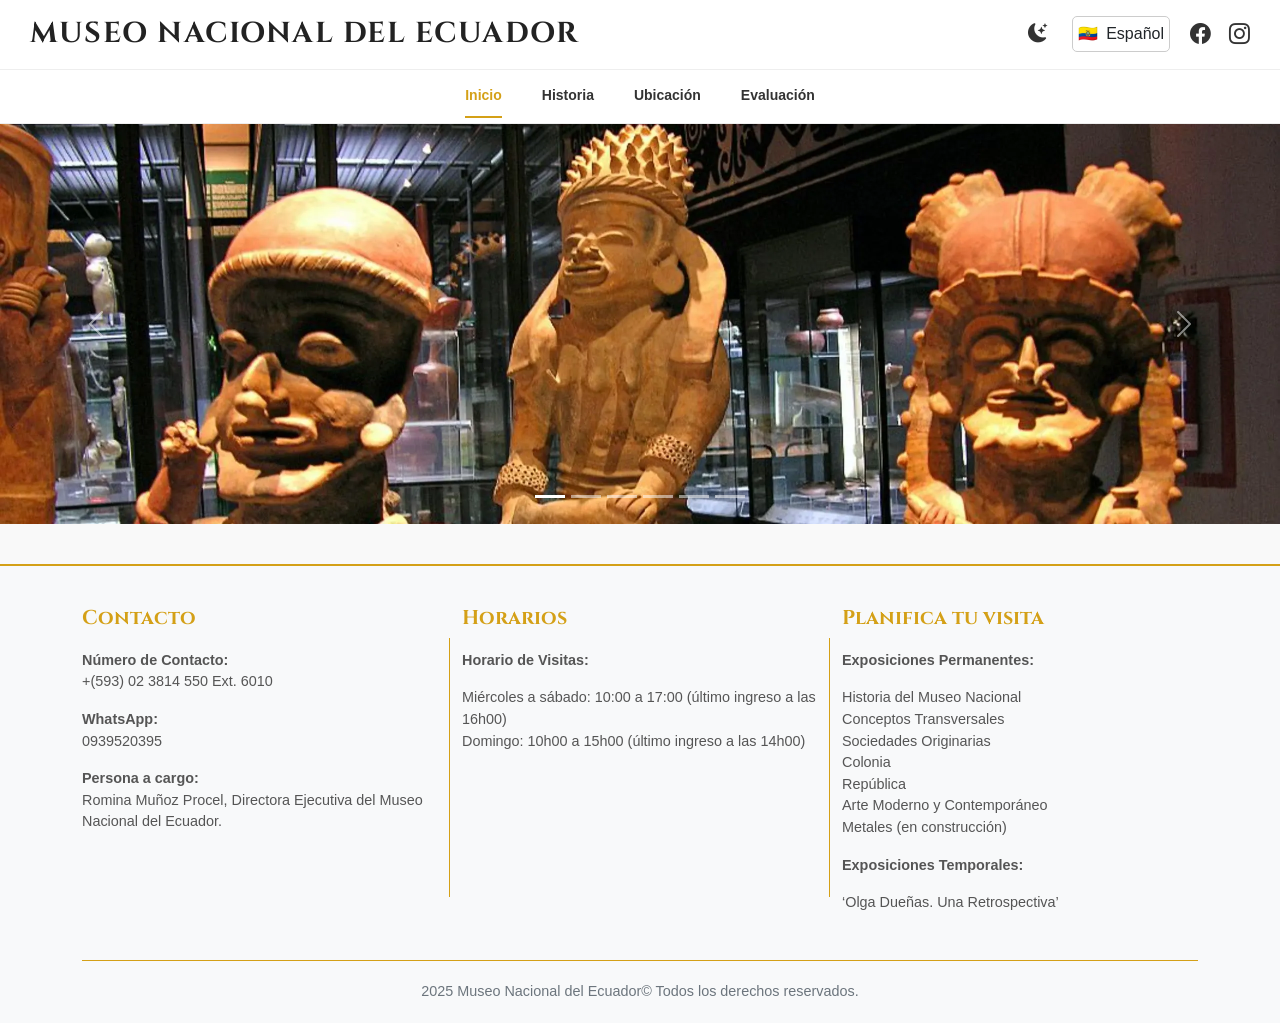
<file: docs/index.html>
<!DOCTYPE html>
<html lang="es">
<head>
    <meta charset="UTF-8">
    <meta name="viewport" content="width=device-width, initial-scale=1.0">
    <title data-key="titulo">Museo Nacional del Ecuador</title>
    <!-- Google Fonts -->
    <link rel="preconnect" href="https://fonts.googleapis.com">
    <link rel="preconnect" href="https://fonts.gstatic.com" crossorigin>
    <link href="https://fonts.googleapis.com/css2?family=Cinzel:wght@400;700&display=swap" rel="stylesheet">
    <!-- Bootstrap CSS -->
    <link href="https://cdn.jsdelivr.net/npm/bootstrap@5.3.3/dist/css/bootstrap.min.css" rel="stylesheet" integrity="sha384-QWTKZyjpPEjISv5WaRU9OFeRpok6YctnYmDr5pNlyT2bRjXh0JMhjY6hW+ALEwIH" crossorigin="anonymous">
    <!-- Bootstrap Icons -->
    <link rel="stylesheet" href="https://cdn.jsdelivr.net/npm/bootstrap-icons@1.11.3/font/bootstrap-icons.min.css">
    <link rel="stylesheet" href="css/style.css">
    <link rel="stylesheet" href="css/language-selector.css">
</head>
<body>

<!-- ENCABEZADO -->
<header>
    <!-- Barra superior (Logo y utilidades) -->
    <div class="barra-superior">
        <div class="logo">
            <h1 data-key="h1_logo">MUSEO NACIONAL DEL ECUADOR</h1>
        </div>

        <div class="utilidades">
            <button id="theme-toggle" class="theme-toggle">
                <i class="bi bi-moon-stars-fill"></i>
                <i class="bi bi-sun-fill"></i>
            </button>
            <div class="selector-idioma">
                <div class="idioma-actual">
                    <span class="bandera" id="bandera-actual">🇪🇨</span>
                    <span id="idioma-actual-texto">Español</span>
                </div>
                <ul class="lista-idiomas">
                    <li><a href="#" data-lang="es"><span class="bandera">🇪🇨</span> Español</a></li>
                    <li><a href="#" data-lang="en"><span class="bandera">🇺🇸</span> English</a></li>
                </ul>
            </div>
            <div class="redes-sociales">
                <a href="https://www.facebook.com/MuseoNacionalEcuador" target="_blank"><i class="bi bi-facebook"></i></a>
                <a href="https://www.instagram.com/museonacionalecuador/" target="_blank"><i class="bi bi-instagram"></i></a>
            </div>
        </div>
    </div>

    <!-- Menú de navegación -->
    <nav class="navegacion-principal">
        <ul>
            <li><a href="index.html" class="activo" data-key="nav_inicio">Inicio</a></li>
            <li><a href="pages/historia.html" data-key="nav_historia">Historia</a></li>
            <li><a href="pages/ubicacion.html" data-key="nav_ubicacion">Ubicación</a></li>
            <li><a href="pages/evaluacion.html" data-key="nav_evaluacion">Evaluación </a></li>
        </ul>
    </nav>
</header>

<!-- Carrusel de Bootstrap -->
<div id="heroCarousel" class="carousel slide" data-bs-ride="carousel">
    <div class="carousel-indicators">
        <button type="button" data-bs-target="#heroCarousel" data-bs-slide-to="0" class="active" aria-current="true" aria-label="Slide 1"></button>
        <button type="button" data-bs-target="#heroCarousel" data-bs-slide-to="1" aria-label="Slide 2"></button>
        <button type="button" data-bs-target="#heroCarousel" data-bs-slide-to="2" aria-label="Slide 3"></button>
        <button type="button" data-bs-target="#heroCarousel" data-bs-slide-to="3" aria-label="Slide 4"></button>
        <button type="button" data-bs-target="#heroCarousel" data-bs-slide-to="4" aria-label="Slide 5"></button>
        <button type="button" data-bs-target="#heroCarousel" data-bs-slide-to="5" aria-label="Slide 6"></button>
    </div>
    <div class="carousel-inner">
        <div class="carousel-item active">
            <img src="img/imagen1.webp" class="d-block w-100" alt="...">
        </div>
        <div class="carousel-item">
            <img src="img/imagen2.webp" class="d-block w-100" alt="...">
        </div>
        <div class="carousel-item">
            <img src="img/imagen3.webp" class="d-block w-100" alt="...">
        </div>
        <div class="carousel-item">
            <img src="img/imagen4.webp" class="d-block w-100" alt="...">
        </div>
        <div class="carousel-item">
            <img src="img/imagen5.webp" class="d-block w-100" alt="...">
        </div>
        <div class="carousel-item">
            <img src="img/imagen6.webp" class="d-block w-100" alt="...">
        </div>
    </div>
    <button class="carousel-control-prev" type="button" data-bs-target="#heroCarousel" data-bs-slide="prev">
        <span class="carousel-control-prev-icon" aria-hidden="true"></span>
        <span class="visually-hidden">Previous</span>
    </button>
    <button class="carousel-control-next" type="button" data-bs-target="#heroCarousel" data-bs-slide="next">
        <span class="carousel-control-next-icon" aria-hidden="true"></span>
        <span class="visually-hidden">Next</span>
    </button>
</div>

<!-- Pie de página -->
<footer class="site-footer">
    <div class="container">
        <div class="row">
            <div class="col-md-4 footer-column">
                <h5 data-key="footer_contacto_h5">Contacto</h5>
                <p data-key="footer_contacto_p1"><strong>Número de Contacto:</strong><br>+(593) 02 3814 550 Ext. 6010</p>
                <p data-key="footer_contacto_p2"><strong>WhatsApp:</strong><br>0939520395</p>
                <p data-key="footer_contacto_p3"><strong>Persona a cargo:</strong><br>Romina Muñoz Procel, Directora Ejecutiva del Museo Nacional del Ecuador.</p>
            </div>
            <div class="col-md-4 footer-column">
                <h5 data-key="footer_horarios_h5">Horarios</h5>
                <p data-key="footer_horarios_p1"><strong>Horario de Visitas:</strong></p>
                <ul class="list-unstyled">
                    <li data-key="footer_horarios_li1">Miércoles a sábado: 10:00 a 17:00 (último ingreso a las 16h00)</li>
                    <li data-key="footer_horarios_li2">Domingo: 10h00 a 15h00 (último ingreso a las 14h00)</li>
                </ul>
            </div>
            <div class="col-md-4 footer-column">
                <h5 data-key="footer_planifica_h5">Planifica tu visita</h5>
                <p data-key="footer_planifica_p1"><strong>Exposiciones Permanentes:</strong></p>
                <ul class="list-unstyled">
                    <li data-key="footer_planifica_li1">Historia del Museo Nacional</li>
                    <li data-key="footer_planifica_li2">Conceptos Transversales</li>
                    <li data-key="footer_planifica_li3">Sociedades Originarias</li>
                    <li data-key="footer_planifica_li4">Colonia</li>
                    <li data-key="footer_planifica_li5">República</li>
                    <li data-key="footer_planifica_li6">Arte Moderno y Contemporáneo</li>
                    <li data-key="footer_planifica_li7">Metales (en construcción)</li>
                </ul>
                <p data-key="footer_planifica_p2"><strong>Exposiciones Temporales:</strong></p>
                <ul class="list-unstyled">
                    <li data-key="footer_planifica_li8">‘Olga Dueñas. Una Retrospectiva’</li>
                </ul>
            </div>
        </div>
        <div class="copyright-footer">
            <p data-key="footer_copyright">2025 Museo Nacional del Ecuador© Todos los derechos reservados.</p>
        </div>
    </div>
</footer>

<script src="https://cdn.jsdelivr.net/npm/bootstrap@5.3.3/dist/js/bootstrap.bundle.min.js" integrity="sha384-YvpcrYf0tY3lHB60NNkmXc5s9fDVZLESaAA55NDzOxhy9GkcIdslK1eN7N6jIeHz" crossorigin="anonymous"></script>
<script type="module" src="js/scripts.js"></script>
</body>
</html>
</file>
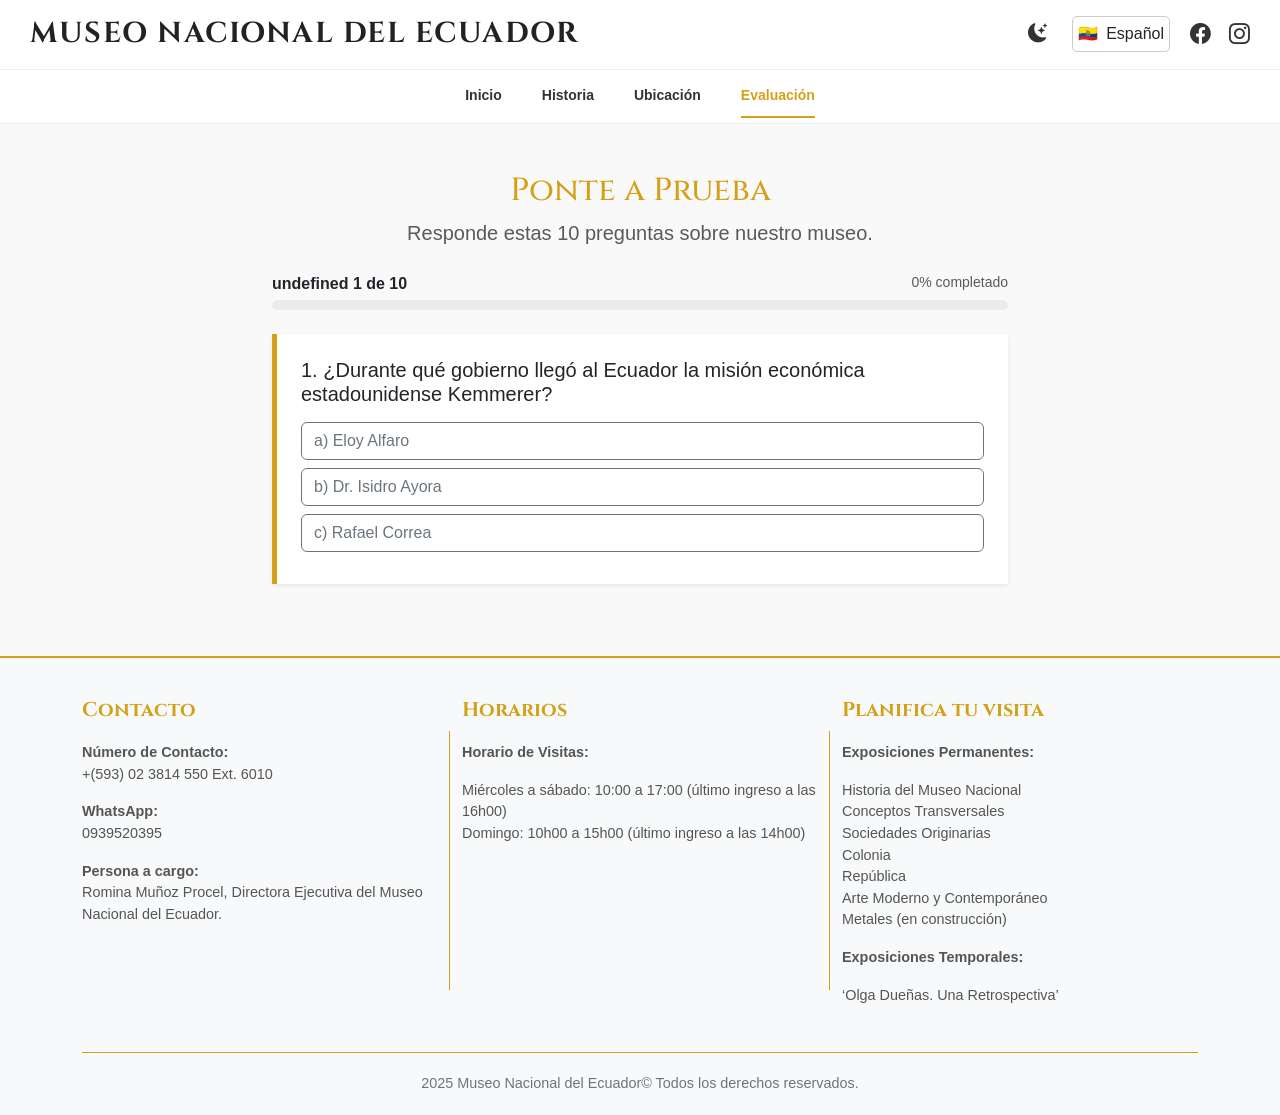
<file: docs/pages/evaluacion.html>
<!DOCTYPE html>
<html lang="es">
<head>
    <meta charset="UTF-8">
    <meta name="viewport" content="width=device-width, initial-scale=1.0">
    <title data-key="evaluacion_titulo">Evaluación - Museo Nacional del Ecuador</title>
    <link rel="preconnect" href="https://fonts.googleapis.com">
    <link rel="preconnect" href="https://fonts.gstatic.com" crossorigin>
    <link href="https://fonts.googleapis.com/css2?family=Cinzel:wght@400;700&display=swap" rel="stylesheet">
    <link href="https://cdn.jsdelivr.net/npm/bootstrap@5.3.3/dist/css/bootstrap.min.css" rel="stylesheet" integrity="sha384-QWTKZyjpPEjISv5WaRU9OFeRpok6YctnYmDr5pNlyT2bRjXh0JMhjY6hW+ALEwIH" crossorigin="anonymous">
    <link rel="stylesheet" href="https://cdn.jsdelivr.net/npm/bootstrap-icons@1.11.3/font/bootstrap-icons.min.css">
    <link href="https://unpkg.com/aos@2.3.1/dist/aos.css" rel="stylesheet">
    <link rel="stylesheet" href="../css/style.css">
    <link rel="stylesheet" href="../css/language-selector.css">
</head>
<body>

<header>
    <div class="barra-superior">
        <div class="logo">
            <h1 data-key="h1_logo">MUSEO NACIONAL DEL ECUADOR</h1>
        </div>
        <div class="utilidades">
            <button id="theme-toggle" class="theme-toggle">
                <i class="bi bi-moon-stars-fill"></i>
                <i class="bi bi-sun-fill"></i>
            </button>
            <div class="selector-idioma">
                <div class="idioma-actual">
                    <span class="bandera" id="bandera-actual">🇪🇨</span>
                    <span id="idioma-actual-texto">Español</span>
                </div>
                <ul class="lista-idiomas">
                    <li><a href="#" data-lang="es"><span class="bandera">🇪🇨</span> Español</a></li>
                    <li><a href="#" data-lang="en"><span class="bandera">🇺🇸</span> English</a></li>
                </ul>
            </div>
            <div class="redes-sociales">
                <a href="https://www.facebook.com/MuseoNacionalEcuador" target="_blank"><i class="bi bi-facebook"></i></a>
                <a href="https://www.instagram.com/museonacionalecuador/" target="_blank"><i class="bi bi-instagram"></i></a>
            </div>
        </div>
    </div>

    <nav class="navegacion-principal">
        <ul>
            <li><a href="../index.html" data-key="nav_inicio">Inicio</a></li>
            <li><a href="historia.html" data-key="nav_historia">Historia</a></li>
            <li><a href="ubicacion.html" data-key="nav_ubicacion">Ubicación</a></li>
            <li><a href="evaluacion.html" class="activo" data-key="nav_evaluacion">Evaluación</a></li>
        </ul>
    </nav>
</header>

<main class="container my-5 evaluacion-seccion">
    <div class="text-center mb-4" data-aos="fade-up">
        <h2 data-key="evaluacion_h2">Ponte a Prueba</h2>
        <p class="lead text-muted" data-key="evaluacion_lead">Responde estas 10 preguntas sobre nuestro museo.</p>
    </div>

    <div class="row justify-content-center">
        <div class="col-lg-8">

            <div class="mb-4" data-aos="fade-up">
                <div class="d-flex justify-content-between mb-1">
                    <span id="quiz-progress-text" class="fw-bold" data-key="evaluacion_progreso_texto">Pregunta 1 de 10</span>
                    <span id="quiz-progress-percent" class="text-muted small" data-key="evaluacion_progreso_porcentaje">0% completado</span>
                </div>
                <div class="progress" style="height: 10px;">
                    <div id="quiz-progress" class="progress-bar" role="progressbar" style="width: 0%;" aria-valuenow="0" aria-valuemin="0" aria-valuemax="100"></div>
                </div>
            </div>

            <div id="quiz-preguntas-container">

                <div class="pregunta-item pregunta-card shadow-sm p-4 mb-4 bg-white" data-explanation-key="evaluacion_q1_explanation">
                    <h5 data-key="evaluacion_q1">1. ¿Durante qué gobierno llegó al Ecuador la misión económica estadounidense Kemmerer?</h5>
                    <div class="opciones mt-3">
                        <button class="btn btn-outline-secondary w-100 mb-2 text-start opcion-btn" data-correcta="false" data-key="evaluacion_q1_op1">a) Eloy Alfaro</button>
                        <button class="btn btn-outline-secondary w-100 mb-2 text-start opcion-btn" data-correcta="true" data-key="evaluacion_q1_op2">b) Dr. Isidro Ayora</button>
                        <button class="btn btn-outline-secondary w-100 mb-2 text-start opcion-btn" data-correcta="false" data-key="evaluacion_q1_op3">c) Rafael Correa</button>
                    </div>
                    <div class="feedback mt-3 text-center" style="display: none;"></div>
                </div>

                <div class="pregunta-item pregunta-card shadow-sm p-4 mb-4 bg-white" data-explanation-key="evaluacion_q2_explanation">
                    <h5 data-key="evaluacion_q2">2. ¿Quién fue el primer museólogo ecuatoriano enviado a l’École du Louvre en París?</h5>
                    <div class="opciones mt-3">
                        <button class="btn btn-outline-secondary w-100 mb-2 text-start opcion-btn" data-correcta="true" data-key="evaluacion_q2_op1">a) Hernán Crespo Toral</button>
                        <button class="btn btn-outline-secondary w-100 mb-2 text-start opcion-btn" data-correcta="false" data-key="evaluacion_q2_op2">b) Julio Aráuz</button>
                        <button class="btn btn-outline-secondary w-100 mb-2 text-start opcion-btn" data-correcta="false" data-key="evaluacion_q2_op3">c) Pedro Armillas</button>
                    </div>
                    <div class="feedback mt-3 text-center" style="display: none;"></div>
                </div>

                <div class="pregunta-item pregunta-card shadow-sm p-4 mb-4 bg-white" data-explanation-key="evaluacion_q3_explanation">
                    <h5 data-key="evaluacion_q3">3. ¿En qué edificio se encuentra ubicado actualmente el Museo Nacional?</h5>
                    <div class="opciones mt-3">
                        <button class="btn btn-outline-secondary w-100 mb-2 text-start opcion-btn" data-correcta="false" data-key="evaluacion_q3_op1">a) Palacio de Carondelet</button>
                        <button class="btn btn-outline-secondary w-100 mb-2 text-start opcion-btn" data-correcta="false" data-key="evaluacion_q3_op2">b) Edificio Matriz del Banco Central</button>
                        <button class="btn btn-outline-secondary w-100 mb-2 text-start opcion-btn" data-correcta="true" data-key="evaluacion_q3_op3">c) Edificio de la Casa de la Cultura Ecuatoriana</button>
                    </div>
                    <div class="feedback mt-3 text-center" style="display: none;"></div>
                </div>

                <div class="pregunta-item pregunta-card shadow-sm p-4 mb-4 bg-white" data-explanation-key="evaluacion_q4_explanation">
                    <h5 data-key="evaluacion_q4">4. ¿En qué año se creó el Ministerio de Cultura, pasando a administrar el museo?</h5>
                    <div class="opciones mt-3">
                        <button class="btn btn-outline-secondary w-100 mb-2 text-start opcion-btn" data-correcta="false" data-key="evaluacion_q4_op1">a) 1995</button>
                        <button class="btn btn-outline-secondary w-100 mb-2 text-start opcion-btn" data-correcta="true" data-key="evaluacion_q4_op2">b) 2007</button>
                        <button class="btn btn-outline-secondary w-100 mb-2 text-start opcion-btn" data-correcta="false" data-key="evaluacion_q4_op3">c) 2010</button>
                    </div>
                    <div class="feedback mt-3 text-center" style="display: none;"></div>
                </div>

                <div class="pregunta-item pregunta-card shadow-sm p-4 mb-4 bg-white" data-explanation-key="evaluacion_q5_explanation">
                    <h5 data-key="evaluacion_q5">5. ¿A qué calles debes dirigirte para visitar el museo en transporte público o privado?</h5>
                    <div class="opciones mt-3">
                        <button class="btn btn-outline-secondary w-100 mb-2 text-start opcion-btn" data-correcta="true" data-key="evaluacion_q5_op1">a) Av. Patria, entre 6 de Diciembre y 12 de Octubre</button>
                        <button class="btn btn-outline-secondary w-100 mb-2 text-start opcion-btn" data-correcta="false" data-key="evaluacion_q5_op2">b) Av. Amazonas y Naciones Unidas</button>
                        <button class="btn btn-outline-secondary w-100 mb-2 text-start opcion-btn" data-correcta="false" data-key="evaluacion_q5_op3">c) Centro Histórico, Plaza Grande</button>
                    </div>
                    <div class="feedback mt-3 text-center" style="display: none;"></div>
                </div>

                <div class="pregunta-item pregunta-card shadow-sm p-4 mb-4 bg-white" data-explanation-key="evaluacion_q6_explanation">
                    <h5 data-key="evaluacion_q6">6. ¿De quién era la colección privada adquirida en 1960 que consolidó la idea de abrir el Museo?</h5>
                    <div class="opciones mt-3">
                        <button class="btn btn-outline-secondary w-100 mb-2 text-start opcion-btn" data-correcta="false" data-key="evaluacion_q6_op1">a) Guillermo Pérez Chiriboga</button>
                        <button class="btn btn-outline-secondary w-100 mb-2 text-start opcion-btn" data-correcta="true" data-key="evaluacion_q6_op2">b) Max Konanz</button>
                        <button class="btn btn-outline-secondary w-100 mb-2 text-start opcion-btn" data-correcta="false" data-key="evaluacion_q6_op3">c) Enrique Tábara</button>
                    </div>
                    <div class="feedback mt-3 text-center" style="display: none;"></div>
                </div>

                <div class="pregunta-item pregunta-card shadow-sm p-4 mb-4 bg-white" data-explanation-key="evaluacion_q7_explanation">
                    <h5 data-key="evaluacion_q7">7. ¿Quién es la actual Directora Ejecutiva del Museo Nacional del Ecuador?</h5>
                    <div class="opciones mt-3">
                        <button class="btn btn-outline-secondary w-100 mb-2 text-start opcion-btn" data-correcta="false" data-key="evaluacion_q7_op1">a) Érika Sylva</button>
                        <button class="btn btn-outline-secondary w-100 mb-2 text-start opcion-btn" data-correcta="false" data-key="evaluacion_q7_op2">b) Yela Loffredo de Klein</button>
                        <button class="btn btn-outline-secondary w-100 mb-2 text-start opcion-btn" data-correcta="true" data-key="evaluacion_q7_op3">c) Romina Muñoz Procel</button>
                    </div>
                    <div class="feedback mt-3 text-center" style="display: none;"></div>
                </div>

                <div class="pregunta-item pregunta-card shadow-sm p-4 mb-4 bg-white" data-explanation-key="evaluacion_q8_explanation">
                    <h5 data-key="evaluacion_q8">8. ¿Qué presidente inauguró las nuevas instalaciones del Museo Nacional en 1995?</h5>
                    <div class="opciones mt-3">
                        <button class="btn btn-outline-secondary w-100 mb-2 text-start opcion-btn" data-correcta="false" data-key="evaluacion_q8_op1">a) Rodrigo Borja</button>
                        <button class="btn btn-outline-secondary w-100 mb-2 text-start opcion-btn" data-correcta="true" data-key="evaluacion_q8_op2">b) Sixto Durán Ballén</button>
                        <button class="btn btn-outline-secondary w-100 mb-2 text-start opcion-btn" data-correcta="false" data-key="evaluacion_q8_op3">c) Rafael Correa</button>
                    </div>
                    <div class="feedback mt-3 text-center" style="display: none;"></div>
                </div>

                <div class="pregunta-item pregunta-card shadow-sm p-4 mb-4 bg-white" data-explanation-key="evaluacion_q9_explanation">
                    <h5 data-key="evaluacion_q9">9. Según nuestro planifica tu visita, ¿cuál de las siguientes NO es una exposición permanente?</h5>
                    <div class="opciones mt-3">
                        <button class="btn btn-outline-secondary w-100 mb-2 text-start opcion-btn" data-correcta="false" data-key="evaluacion_q9_op1">a) Sociedades Originarias</button>
                        <button class="btn btn-outline-secondary w-100 mb-2 text-start opcion-btn" data-correcta="false" data-key="evaluacion_q9_op2">b) Arte Moderno y Contemporáneo</button>
                        <button class="btn btn-outline-secondary w-100 mb-2 text-start opcion-btn" data-correcta="true" data-key="evaluacion_q9_op3">c) ‘Olga Dueñas. Una Retrospectiva’</button>
                    </div>
                    <div class="feedback mt-3 text-center" style="display: none;"></div>
                </div>

                <div class="pregunta-item pregunta-card shadow-sm p-4 mb-4 bg-white" data-explanation-key="evaluacion_q10_explanation">
                    <h5 data-key="evaluacion_q10">10. ¿Cuál es el horario de visitas para el día Domingo?</h5>
                    <div class="opciones mt-3">
                        <button class="btn btn-outline-secondary w-100 mb-2 text-start opcion-btn" data-correcta="false" data-key="evaluacion_q10_op1">a) 10:00 a 17:00 (último ingreso 16h00)</button>
                        <button class="btn btn-outline-secondary w-100 mb-2 text-start opcion-btn" data-correcta="true" data-key="evaluacion_q10_op2">b) 10:00 a 15:00 (último ingreso 14h00)</button>
                        <button class="btn btn-outline-secondary w-100 mb-2 text-start opcion-btn" data-correcta="false" data-key="evaluacion_q10_op3">c) Cerrado por mantenimiento</button>
                    </div>
                    <div class="feedback mt-3 text-center" style="display: none;"></div>
                </div>
            </div>

            <div class="text-end mt-3">
                <button id="btn-siguiente" class="btn btn-primary px-4 py-2 shadow-sm" style="display: none;" data-key="evaluacion_siguiente_pregunta">
                    Siguiente Pregunta <i class="bi bi-arrow-right"></i>
                </button>
            </div>

            <div id="resultado-container" class="shadow-sm text-center" style="display: none;">
                <h2 class="mb-4" data-key="evaluacion_resultados_h2">Resultados de la Evaluación</h2>
                <div id="score-final"></div>
                <div class="mt-4">
                    <a href="evaluacion.html" class="btn btn-outline-primary" data-key="evaluacion_reintentar"><i class="bi bi-arrow-counterclockwise"></i> Reintentar Evaluación</a>
                    <a href="historia.html" class="btn btn-primary" data-key="evaluacion_leer_historia"><i class="bi bi-book"></i> Leer Historia</a>
                </div>
            </div>

        </div>
    </div>
</main>

<footer class="site-footer">
    <div class="container">
        <div class="row">
            <div class="col-md-4 footer-column">
                <h5 data-key="footer_contacto_h5">Contacto</h5>
                <p data-key="footer_contacto_p1"><strong>Número de Contacto:</strong><br>+(593) 02 3814 550 Ext. 6010</p>
                <p data-key="footer_contacto_p2"><strong>WhatsApp:</strong><br>0939520395</p>
                <p data-key="footer_contacto_p3"><strong>Persona a cargo:</strong><br>Romina Muñoz Procel, Directora Ejecutiva del Museo Nacional del Ecuador.</p>
            </div>
            <div class="col-md-4 footer-column">
                <h5 data-key="footer_horarios_h5">Horarios</h5>
                <p data-key="footer_horarios_p1"><strong>Horario de Visitas:</strong></p>
                <ul class="list-unstyled">
                    <li data-key="footer_horarios_li1">Miércoles a sábado: 10:00 a 17:00 (último ingreso a las 16h00)</li>
                    <li data-key="footer_horarios_li2">Domingo: 10h00 a 15h00 (último ingreso a las 14h00)</li>
                </ul>
            </div>
            <div class="col-md-4 footer-column">
                <h5 data-key="footer_planifica_h5">Planifica tu visita</h5>
                <p data-key="footer_planifica_p1"><strong>Exposiciones Permanentes:</strong></p>
                <ul class="list-unstyled">
                    <li data-key="footer_planifica_li1">Historia del Museo Nacional</li>
                    <li data-key="footer_planifica_li2">Conceptos Transversales</li>
                    <li data-key="footer_planifica_li3">Sociedades Originarias</li>
                    <li data-key="footer_planifica_li4">Colonia</li>
                    <li data-key="footer_planifica_li5">República</li>
                    <li data-key="footer_planifica_li6">Arte Moderno y Contemporáneo</li>
                    <li data-key="footer_planifica_li7">Metales (en construcción)</li>
                </ul>
                <p data-key="footer_planifica_p2"><strong>Exposiciones Temporales:</strong></p>
                <ul class="list-unstyled">
                    <li data-key="footer_planifica_li8">‘Olga Dueñas. Una Retrospectiva’</li>
                </ul>
            </div>
        </div>
        <div class="copyright-footer">
            <p data-key="footer_copyright">2025 Museo Nacional del Ecuador© Todos los derechos reservados.</p>
        </div>
    </div>
</footer>

<script src="https://cdn.jsdelivr.net/npm/bootstrap@5.3.3/dist/js/bootstrap.bundle.min.js" integrity="sha384-YvpcrYf0tY3lHB60NNkmXc5s9fDVZLESaAA55NDzOxhy9GkcIdslK1eN7N6jIeHz" crossorigin="anonymous"></script>
<script src="https://unpkg.com/aos@2.3.1/dist/aos.js"></script>
<script>
    AOS.init({ duration: 800, once: true });
</script>
<script type="module" src="../js/scripts.js"></script>
</body>
</html>
</file>
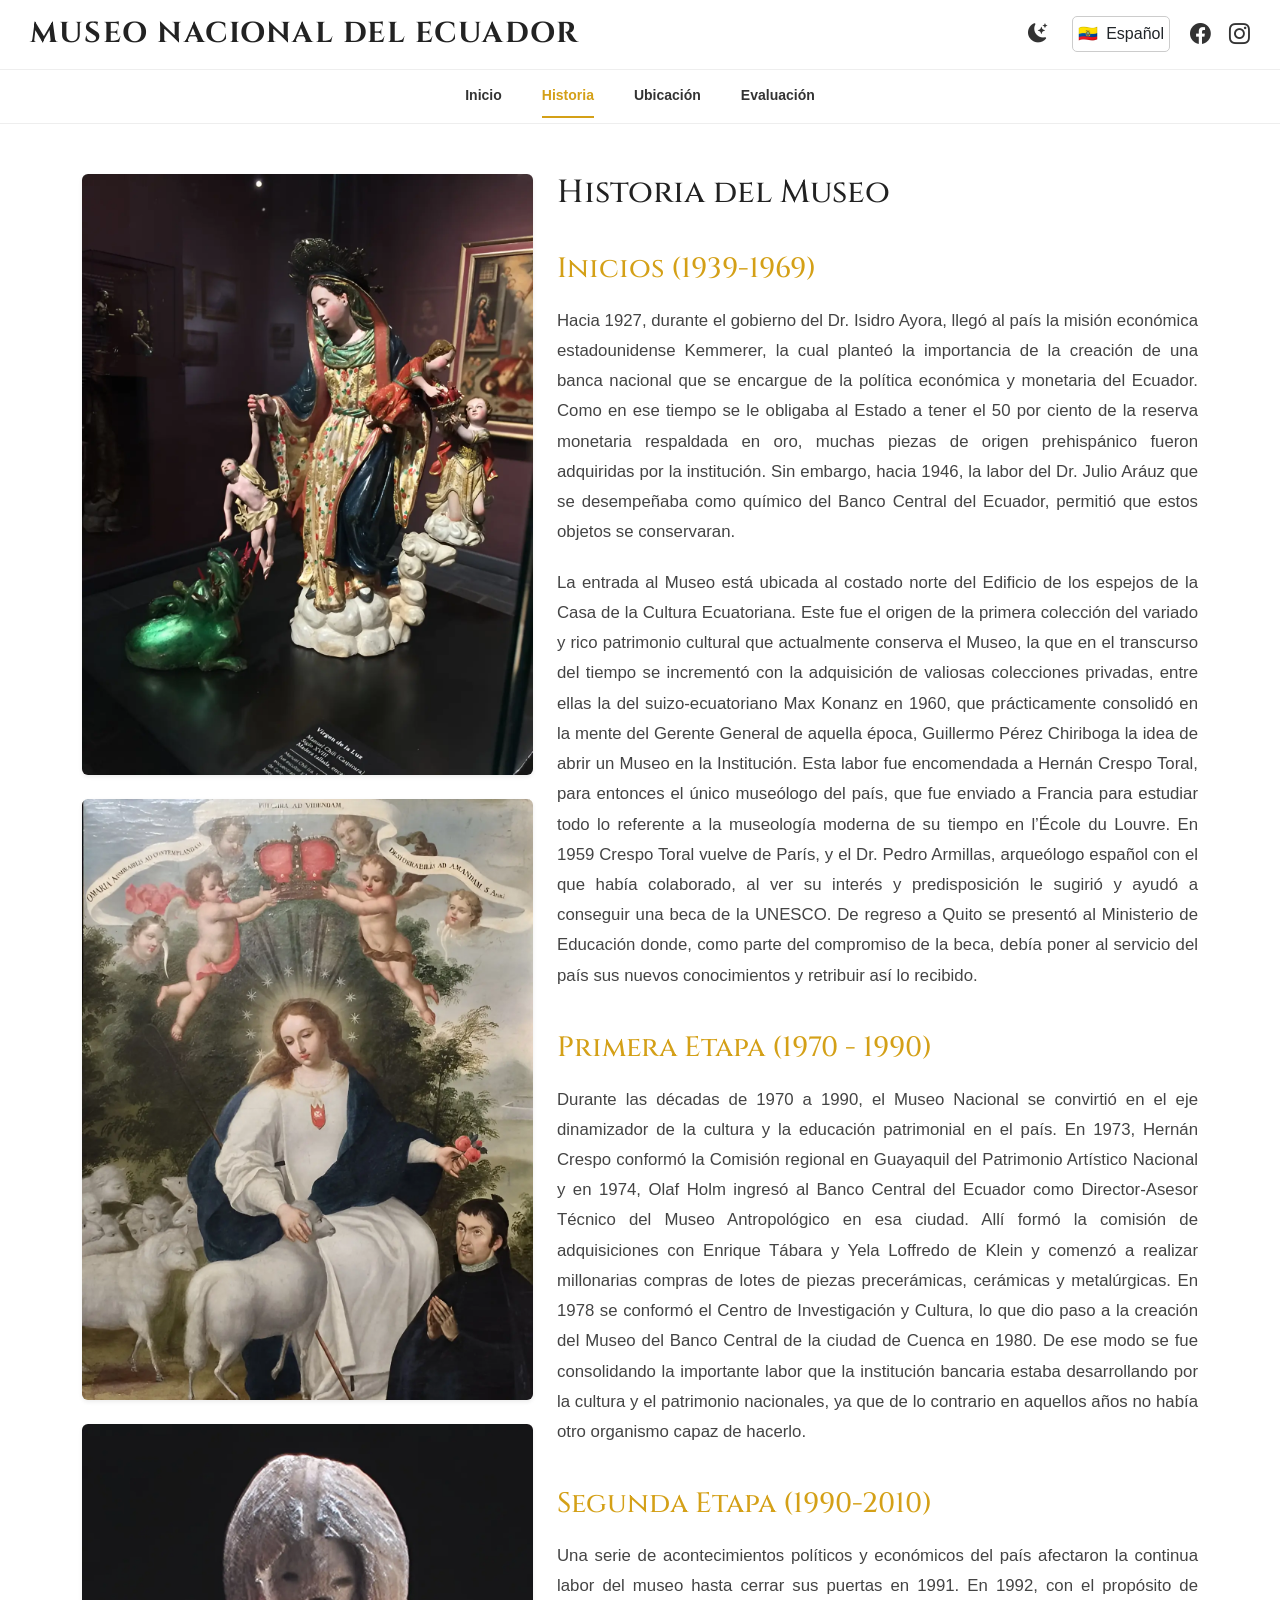
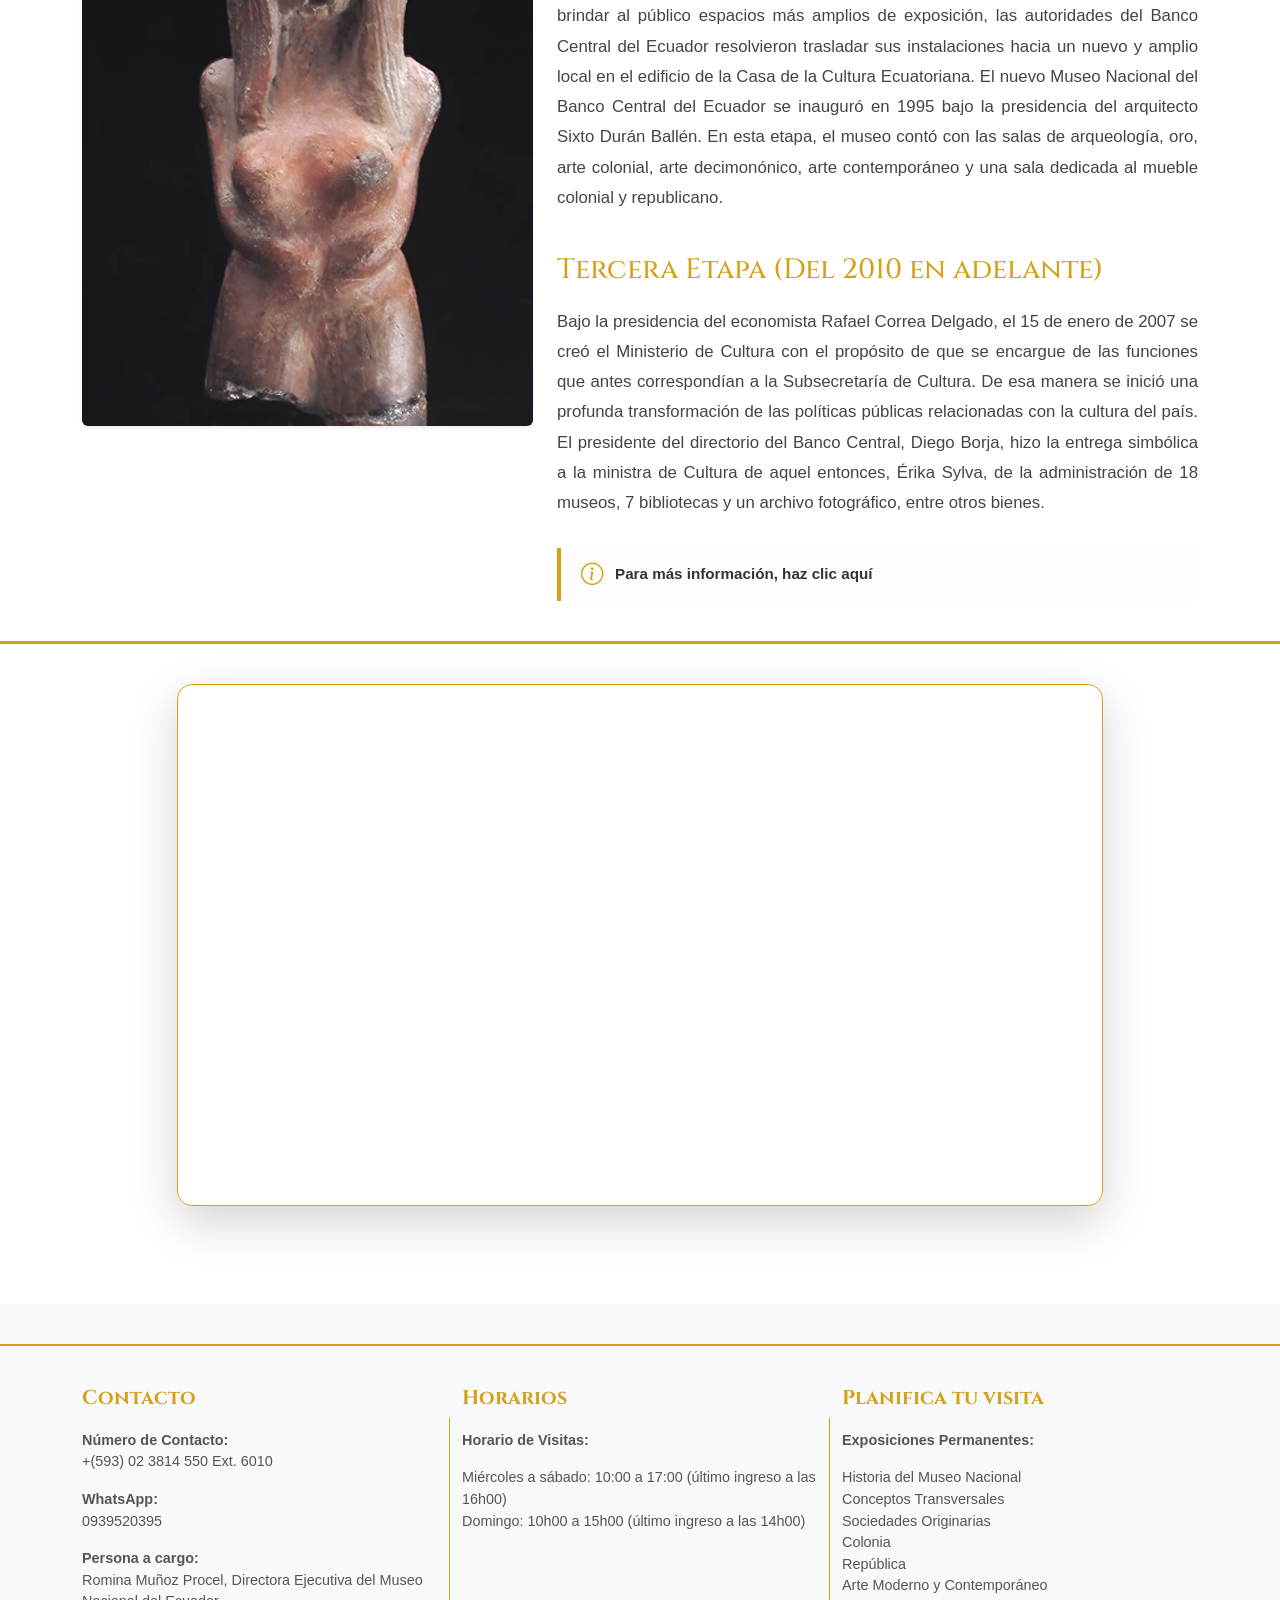
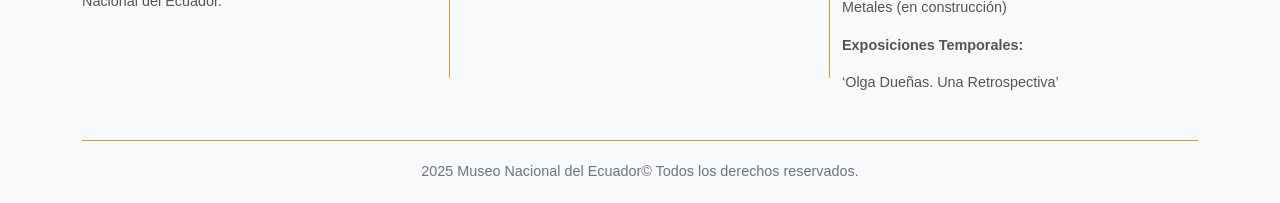
<file: docs/pages/historia.html>
<!DOCTYPE html>
<html lang="es">
<head>
    <meta charset="UTF-8">
    <meta name="viewport" content="width=device-width, initial-scale=1.0">
    <title data-key="historia_titulo">Historia - Museo Nacional del Ecuador</title>
    <!-- Google Fonts -->
    <link rel="preconnect" href="https://fonts.googleapis.com">
    <link rel="preconnect" href="https://fonts.gstatic.com" crossorigin>
    <link href="https://fonts.googleapis.com/css2?family=Cinzel:wght@400;700&display=swap" rel="stylesheet">
    <!-- Bootstrap CSS -->
    <link href="https://cdn.jsdelivr.net/npm/bootstrap@5.3.3/dist/css/bootstrap.min.css" rel="stylesheet" integrity="sha384-QWTKZyjpPEjISv5WaRU9OFeRpok6YctnYmDr5pNlyT2bRjXh0JMhjY6hW+ALEwIH" crossorigin="anonymous">
    <!-- Bootstrap Icons -->
    <link rel="stylesheet" href="https://cdn.jsdelivr.net/npm/bootstrap-icons@1.11.3/font/bootstrap-icons.min.css">
    <!-- AOS CSS -->
    <link href="https://unpkg.com/aos@2.3.1/dist/aos.css" rel="stylesheet">
    <link rel="stylesheet" href="../css/style.css">
    <link rel="stylesheet" href="../css/language-selector.css">
</head>
<body>

<header>
    <div class="barra-superior">
        <div class="logo">
            <h1 data-key="h1_logo">MUSEO NACIONAL DEL ECUADOR</h1>
        </div>
        <div class="utilidades">
            <button id="theme-toggle" class="theme-toggle">
                <i class="bi bi-moon-stars-fill"></i>
                <i class="bi bi-sun-fill"></i>
            </button>
            <div class="selector-idioma">
                <div class="idioma-actual">
                    <span class="bandera" id="bandera-actual">🇪🇨</span>
                    <span id="idioma-actual-texto">Español</span>
                </div>
                <ul class="lista-idiomas">
                    <li><a href="#" data-lang="es"><span class="bandera">🇪🇨</span> Español</a></li>
                    <li><a href="#" data-lang="en"><span class="bandera">🇺🇸</span> English</a></li>
                </ul>
            </div>
            <div class="redes-sociales">
                <a href="https://www.facebook.com/MuseoNacionalEcuador" target="_blank"><i class="bi bi-facebook"></i></a>
                <a href="https://www.instagram.com/museonacionalecuador/" target="_blank"><i class="bi bi-instagram"></i></a>
            </div>
        </div>
    </div>

    <nav class="navegacion-principal">
        <ul>
            <li><a href="../index.html" data-key="nav_inicio">Inicio</a></li>
            <li><a href="historia.html" class="activo" data-key="nav_historia">Historia</a></li>
            <li><a href="ubicacion.html" data-key="nav_ubicacion">Ubicación</a></li>
            <li><a href="evaluacion.html" data-key="nav_evaluacion">Evaluación </a></li>
        </ul>
    </nav>
</header>

<div class="historia-seccion">
    <main class="container">
        <div class="row">
            <div class="col-lg-5 mb-5 mb-lg-0">
                <div class="sticky-top imagen-fija" data-aos="fade-right">
                    <img src="../img/historia1.webp" alt="Historia del Museo Nacional" class="img-fluid rounded shadow-sm mb-4">
                    <img src="../img/historia2.webp" alt="Imagen de la primera etapa del museo" class="img-fluid rounded shadow-sm mb-4">
                    <img src="../img/historia3.webp" alt="Imagen de la segunda etapa del museo" class="img-fluid rounded shadow-sm">
                </div>
            </div>

            <div class="col-lg-7 texto-historia">
                <h2 data-aos="fade-up" data-key="historia_h2">Historia del Museo</h2>

                <div data-aos="fade-up">
                    <h3 data-key="historia_inicios_h3">Inicios (1939-1969)</h3>
                    <p data-key="historia_inicios_p1">Hacia 1927, durante el gobierno del Dr. Isidro Ayora, llegó al país la misión económica estadounidense Kemmerer, la cual planteó la importancia de la creación de una banca nacional que se encargue de la política económica y monetaria del Ecuador. Como en ese tiempo se le obligaba al Estado a tener el 50 por ciento de la reserva monetaria respaldada en oro, muchas piezas de origen prehispánico fueron adquiridas por la institución. Sin embargo, hacia 1946, la labor del Dr. Julio Aráuz que se desempeñaba como químico del Banco Central del Ecuador, permitió que estos objetos se conservaran.</p>
                    <p data-key="historia_inicios_p2">La entrada al Museo está ubicada al costado norte del Edificio de los espejos de la Casa de la Cultura Ecuatoriana. Este fue el origen de la primera colección del variado y rico patrimonio cultural que actualmente conserva el Museo, la que en el transcurso del tiempo se incrementó con la adquisición de valiosas colecciones privadas, entre ellas la del suizo-ecuatoriano Max Konanz en 1960, que prácticamente consolidó en la mente del Gerente General de aquella época, Guillermo Pérez Chiriboga la idea de abrir un Museo en la Institución. Esta labor fue encomendada a Hernán Crespo Toral, para entonces el único museólogo del país, que fue enviado a Francia para estudiar todo lo referente a la museología moderna de su tiempo en l’École du Louvre. En 1959 Crespo Toral vuelve de París, y el Dr. Pedro Armillas, arqueólogo español con el que había colaborado, al ver su interés y predisposición le sugirió y ayudó a conseguir una beca de la UNESCO. De regreso a Quito se presentó al Ministerio de Educación donde, como parte del compromiso de la beca, debía poner al servicio del país sus nuevos conocimientos y retribuir así lo recibido.</p>
                </div>

                <div data-aos="fade-up">
                    <h3 data-key="historia_primera_etapa_h3">Primera Etapa (1970 - 1990)</h3>
                    <p data-key="historia_primera_etapa_p1">Durante las décadas de 1970 a 1990, el Museo Nacional se convirtió en el eje dinamizador de la cultura y la educación patrimonial en el país. En 1973, Hernán Crespo conformó la Comisión regional en Guayaquil del Patrimonio Artístico Nacional y en 1974, Olaf Holm ingresó al Banco Central del Ecuador como Director-Asesor Técnico del Museo Antropológico en esa ciudad. Allí formó la comisión de adquisiciones con Enrique Tábara y Yela Loffredo de Klein y comenzó a realizar millonarias compras de lotes de piezas precerámicas, cerámicas y metalúrgicas. En 1978 se conformó el Centro de Investigación y Cultura, lo que dio paso a la creación del Museo del Banco Central de la ciudad de Cuenca en 1980. De ese modo se fue consolidando la importante labor que la institución bancaria estaba desarrollando por la cultura y el patrimonio nacionales, ya que de lo contrario en aquellos años no había otro organismo capaz de hacerlo.</p>
                </div>

                <div data-aos="fade-up">
                    <h3 data-key="historia_segunda_etapa_h3">Segunda Etapa (1990-2010)</h3>
                    <p data-key="historia_segunda_etapa_p1">Una serie de acontecimientos políticos y económicos del país afectaron la continua labor del museo hasta cerrar sus puertas en 1991. En 1992, con el propósito de brindar al público espacios más amplios de exposición, las autoridades del Banco Central del Ecuador resolvieron trasladar sus instalaciones hacia un nuevo y amplio local en el edificio de la Casa de la Cultura Ecuatoriana. El nuevo Museo Nacional del Banco Central del Ecuador se inauguró en 1995 bajo la presidencia del arquitecto Sixto Durán Ballén. En esta etapa, el museo contó con las salas de arqueología, oro, arte colonial, arte decimonónico, arte contemporáneo y una sala dedicada al mueble colonial y republicano.</p>
                </div>

                <div data-aos="fade-up">
                    <h3 data-key="historia_tercera_etapa_h3">Tercera Etapa (Del 2010 en adelante)</h3>
                    <p data-key="historia_tercera_etapa_p1">Bajo la presidencia del economista Rafael Correa Delgado, el 15 de enero de 2007 se creó el Ministerio de Cultura con el propósito de que se encargue de las funciones que antes correspondían a la Subsecretaría de Cultura. De esa manera se inició una profunda transformación de las políticas públicas relacionadas con la cultura del país. El presidente del directorio del Banco Central, Diego Borja, hizo la entrega simbólica a la ministra de Cultura de aquel entonces, Érika Sylva, de la administración de 18 museos, 7 bibliotecas y un archivo fotográfico, entre otros bienes.</p>
                </div>

                <div class="info-box" data-aos="fade-up">
                    <i class="bi bi-info-circle"></i>
                    <a href="https://es.wikipedia.org/wiki/Museo_Nacional_del_Ecuador#" target="_blank" data-key="historia_mas_info">Para más información, haz clic aquí</a>
                </div>
            </div>
        </div>
    </main>
    <div class="container-fluid px-0" data-aos="fade-up">
        <hr style="border: 0; border-top: 3px solid #d4a017; margin: 40px 0; opacity: 1;">
    </div>

    <div class="container mb-5" data-aos="fade-up">
        <div class="row justify-content-center">
            <div class="col-lg-10">
                <div class="ratio ratio-16x9 shadow-lg" style="border-radius: 15px; overflow: hidden; border: 1px solid #d4a017;">
                    <iframe src="https://www.youtube.com/embed/jHsoKh3PZ2o?start=121"
                            title="MUNA Museo Nacional del Ecuador"
                            frameborder="0"
                            allow="accelerometer; autoplay; clipboard-write; encrypted-media; gyroscope; picture-in-picture; web-share"
                            allowfullscreen>
                    </iframe>
                </div>
            </div>
        </div>
    </div>
</div>

<footer class="site-footer">
    <div class="container">
        <div class="row">
            <div class="col-md-4 footer-column">
                <h5 data-key="footer_contacto_h5">Contacto</h5>
                <p data-key="footer_contacto_p1"><strong>Número de Contacto:</strong><br>+(593) 02 3814 550 Ext. 6010</p>
                <p data-key="footer_contacto_p2"><strong>WhatsApp:</strong><br>0939520395</p>
                <p data-key="footer_contacto_p3"><strong>Persona a cargo:</strong><br>Romina Muñoz Procel, Directora Ejecutiva del Museo Nacional del Ecuador.</p>
            </div>
            <div class="col-md-4 footer-column">
                <h5 data-key="footer_horarios_h5">Horarios</h5>
                <p data-key="footer_horarios_p1"><strong>Horario de Visitas:</strong></p>
                <ul class="list-unstyled">
                    <li data-key="footer_horarios_li1">Miércoles a sábado: 10:00 a 17:00 (último ingreso a las 16h00)</li>
                    <li data-key="footer_horarios_li2">Domingo: 10h00 a 15h00 (último ingreso a las 14h00)</li>
                </ul>
            </div>
            <div class="col-md-4 footer-column">
                <h5 data-key="footer_planifica_h5">Planifica tu visita</h5>
                <p data-key="footer_planifica_p1"><strong>Exposiciones Permanentes:</strong></p>
                <ul class="list-unstyled">
                    <li data-key="footer_planifica_li1">Historia del Museo Nacional</li>
                    <li data-key="footer_planifica_li2">Conceptos Transversales</li>
                    <li data-key="footer_planifica_li3">Sociedades Originarias</li>
                    <li data-key="footer_planifica_li4">Colonia</li>
                    <li data-key="footer_planifica_li5">República</li>
                    <li data-key="footer_planifica_li6">Arte Moderno y Contemporáneo</li>
                    <li data-key="footer_planifica_li7">Metales (en construcción)</li>
                </ul>
                <p data-key="footer_planifica_p2"><strong>Exposiciones Temporales:</strong></p>
                <ul class="list-unstyled">
                    <li data-key="footer_planifica_li8">‘Olga Dueñas. Una Retrospectiva’</li>
                </ul>
            </div>
        </div>
        <div class="copyright-footer">
            <p data-key="footer_copyright">2025 Museo Nacional del Ecuador© Todos los derechos reservados.</p>
        </div>
    </div>
</footer>

<script src="https://cdn.jsdelivr.net/npm/bootstrap@5.3.3/dist/js/bootstrap.bundle.min.js" integrity="sha384-YvpcrYf0tY3lHB60NNkmXc5s9fDVZLESaAA55NDzOxhy9GkcIdslK1eN7N6jIeHz" crossorigin="anonymous"></script>
<script src="https://unpkg.com/aos@2.3.1/dist/aos.js"></script>
<script>
    AOS.init({
        duration: 800,
        once: true
    });
</script>
<script type="module" src="../js/scripts.js"></script>
</body>
</html>
</file>
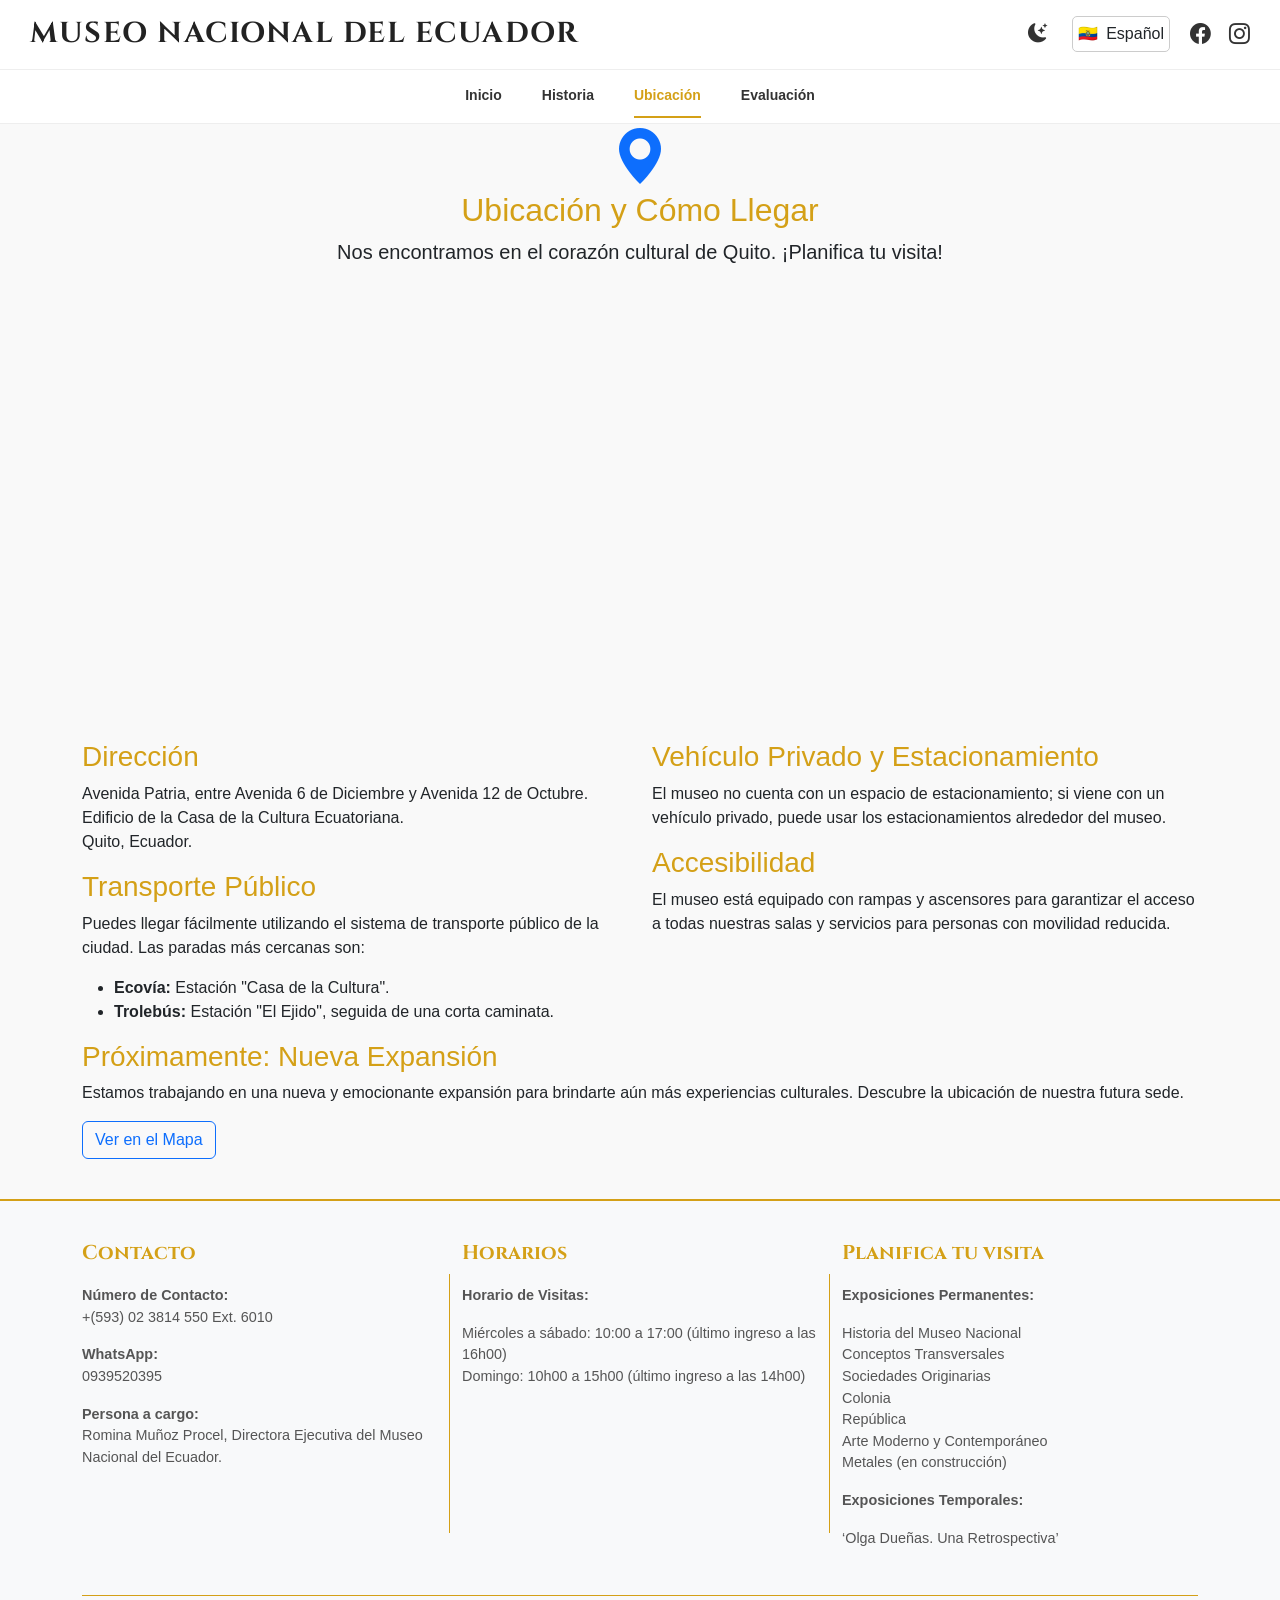
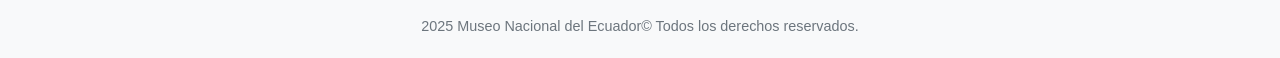
<file: docs/pages/ubicacion.html>
<!DOCTYPE html>
<html lang="es">
<head>
    <meta charset="UTF-8">
    <meta name="viewport" content="width=device-width, initial-scale=1.0">
    <title data-key="ubicacion_titulo">Ubicación - Museo Nacional del Ecuador</title>
    <!-- Google Fonts -->
    <link rel="preconnect" href="https://fonts.googleapis.com">
    <link rel="preconnect" href="https://fonts.gstatic.com" crossorigin>
    <link href="https://fonts.googleapis.com/css2?family=Cinzel:wght@400;700&display=swap" rel="stylesheet">
    <!-- Bootstrap CSS -->
    <link href="https://cdn.jsdelivr.net/npm/bootstrap@5.3.3/dist/css/bootstrap.min.css" rel="stylesheet" integrity="sha384-QWTKZyjpPEjISv5WaRU9OFeRpok6YctnYmDr5pNlyT2bRjXh0JMhjY6hW+ALEwIH" crossorigin="anonymous">
    <!-- Bootstrap Icons -->
    <link rel="stylesheet" href="https://cdn.jsdelivr.net/npm/bootstrap-icons@1.11.3/font/bootstrap-icons.min.css">
    <link rel="stylesheet" href="../css/style.css">
    <link rel="stylesheet" href="../css/language-selector.css">
</head>
<body>

<header>
    <div class="barra-superior">
        <div class="logo">
            <h1 data-key="h1_logo">MUSEO NACIONAL DEL ECUADOR</h1>
        </div>
        <div class="utilidades">
            <button id="theme-toggle" class="theme-toggle">
                <i class="bi bi-moon-stars-fill"></i>
                <i class="bi bi-sun-fill"></i>
            </button>
            <div class="selector-idioma">
                <div class="idioma-actual">
                    <span class="bandera" id="bandera-actual">🇪🇨</span>
                    <span id="idioma-actual-texto">Español</span>
                </div>
                <ul class="lista-idiomas">
                    <li><a href="#" data-lang="es"><span class="bandera">🇪🇨</span> Español</a></li>
                    <li><a href="#" data-lang="en"><span class="bandera">🇺🇸</span> English</a></li>
                </ul>
            </div>
            <div class="redes-sociales">
                <a href="https://www.facebook.com/MuseoNacionalEcuador" target="_blank"><i class="bi bi-facebook"></i></a>
                <a href="https://www.instagram.com/museonacionalecuador/" target="_blank"><i class="bi bi-instagram"></i></a>
            </div>
        </div>
    </div>

    <nav class="navegacion-principal">
        <ul>
            <li><a href="../index.html" data-key="nav_inicio">Inicio</a></li>
            <li><a href="historia.html" data-key="nav_historia">Historia</a></li>
            <li><a href="ubicacion.html" class="activo" data-key="nav_ubicacion">Ubicación</a></li>
            <li><a href="evaluacion.html" data-key="nav_evaluacion">Evaluación </a></li>
        </ul>
    </nav>
</header>

<main class="container ubicacion-info">
    <div class="text-center">
        <i class="bi bi-geo-alt-fill display-4 text-primary"></i>
        <h2 data-key="ubicacion_h2">Ubicación y Cómo Llegar</h2>
        <p class="lead" data-key="ubicacion_lead">Nos encontramos en el corazón cultural de Quito. ¡Planifica tu visita!</p>
    </div>

    <!-- Mapa de Google -->
    <div class="mapa-container">
        <iframe src="https://www.google.com/maps/embed?pb=!1m18!1m12!1m3!1d3989.763333942055!2d-78.4943186852466!3d-0.2093199999519137!2m3!1f0!2f0!3f0!3m2!1i1024!2i768!4f13.1!3m3!1m2!1s0x91d59a1f31ca7a3b%3A0x18418133e6b51c5b!2sMuseo%20Nacional%20del%2Ecuador!5e0!3m2!1sen!2sec" width="100%" height="450" style="border:0;" allowfullscreen="" loading="lazy" referrerpolicy="no-referrer-when-downgrade"></iframe>
    </div>

    <div class="row info-transporte">
        <div class="col-lg-6">
            <h3 data-key="ubicacion_direccion_h3">Dirección</h3>
            <p data-key="ubicacion_direccion_p1">Avenida Patria, entre Avenida 6 de Diciembre y Avenida 12 de Octubre.<br>
            Edificio de la Casa de la Cultura Ecuatoriana.<br>
            Quito, Ecuador.</p>

            <h3 data-key="ubicacion_transporte_h3"><i class="bi bi-bus-front"></i> Transporte Público</h3>
            <p data-key="ubicacion_transporte_p1">Puedes llegar fácilmente utilizando el sistema de transporte público de la ciudad. Las paradas más cercanas son:</p>
            <ul>
                <li data-key="ubicacion_transporte_li1"><strong>Ecovía:</strong> Estación "Casa de la Cultura".</li>
                <li data-key="ubicacion_transporte_li2"><strong>Trolebús:</strong> Estación "El Ejido", seguida de una corta caminata.</li>
            </ul>
        </div>
        <div class="col-lg-6">
            <h3 data-key="ubicacion_vehiculo_h3"><i class="bi bi-car-front-fill"></i> Vehículo Privado y Estacionamiento</h3>
            <p data-key="ubicacion_vehiculo_p1">El museo no cuenta con un espacio de estacionamiento; si viene con un vehículo privado, puede usar los estacionamientos alrededor del museo.</p>
            <h3 data-key="ubicacion_accesibilidad_h3"><i class="bi bi-universal-access"></i> Accesibilidad</h3>
            <p data-key="ubicacion_accesibilidad_p1">El museo está equipado con rampas y ascensores para garantizar el acceso a todas nuestras salas y servicios para personas con movilidad reducida.</p>
        </div>
    </div>

    <!-- Próximamente -->
    <div class="proximamente-section">
        <h3 data-key="ubicacion_proximamente_h3">Próximamente: Nueva Expansión</h3>
        <p data-key="ubicacion_proximamente_p1">Estamos trabajando en una nueva y emocionante expansión para brindarte aún más experiencias culturales. Descubre la ubicación de nuestra futura sede.</p>
        <a href="https://www.google.com/maps/place/Museo+Nacional+del+Ecuador/@-0.1917011,-78.4888267,17z/data=!3m1!4b1!4m6!3m5!1s0x91d59b0047a9e1b1:0x10a64c13f1cee51!8m2!3d-0.1917011!4d-78.4862518!16s%2Fg%2F11z3_60q_r?entry=ttu&g_ep=EgoyMDI2MDUwNi4wIKXMDSoASAFQAw%3D%3D" class="btn btn-outline-primary" target="_blank" data-key="ubicacion_ver_mapa">
            Ver en el Mapa <i class="bi bi-box-arrow-up-right"></i>
        </a>
    </div>
</main>

<footer class="site-footer">
    <div class="container">
        <div class="row">
            <div class="col-md-4 footer-column">
                <h5 data-key="footer_contacto_h5">Contacto</h5>
                <p data-key="footer_contacto_p1"><strong>Número de Contacto:</strong><br>+(593) 02 3814 550 Ext. 6010</p>
                <p data-key="footer_contacto_p2"><strong>WhatsApp:</strong><br>0939520395</p>
                <p data-key="footer_contacto_p3"><strong>Persona a cargo:</strong><br>Romina Muñoz Procel, Directora Ejecutiva del Museo Nacional del Ecuador.</p>
            </div>
            <div class="col-md-4 footer-column">
                <h5 data-key="footer_horarios_h5">Horarios</h5>
                <p data-key="footer_horarios_p1"><strong>Horario de Visitas:</strong></p>
                <ul class="list-unstyled">
                    <li data-key="footer_horarios_li1">Miércoles a sábado: 10:00 a 17:00 (último ingreso a las 16h00)</li>
                    <li data-key="footer_horarios_li2">Domingo: 10h00 a 15h00 (último ingreso a las 14h00)</li>
                </ul>
            </div>
            <div class="col-md-4 footer-column">
                <h5 data-key="footer_planifica_h5">Planifica tu visita</h5>
                <p data-key="footer_planifica_p1"><strong>Exposiciones Permanentes:</strong></p>
                <ul class="list-unstyled">
                    <li data-key="footer_planifica_li1">Historia del Museo Nacional</li>
                    <li data-key="footer_planifica_li2">Conceptos Transversales</li>
                    <li data-key="footer_planifica_li3">Sociedades Originarias</li>
                    <li data-key="footer_planifica_li4">Colonia</li>
                    <li data-key="footer_planifica_li5">República</li>
                    <li data-key="footer_planifica_li6">Arte Moderno y Contemporáneo</li>
                    <li data-key="footer_planifica_li7">Metales (en construcción)</li>
                </ul>
                <p data-key="footer_planifica_p2"><strong>Exposiciones Temporales:</strong></p>
                <ul class="list-unstyled">
                    <li data-key="footer_planifica_li8">‘Olga Dueñas. Una Retrospectiva’</li>
                </ul>
            </div>
        </div>
        <div class="copyright-footer">
            <p data-key="footer_copyright">2025 Museo Nacional del Ecuador© Todos los derechos reservados.</p>
        </div>
    </div>
</footer>

<script src="https://cdn.jsdelivr.net/npm/bootstrap@5.3.3/dist/js/bootstrap.bundle.min.js" integrity="sha384-YvpcrYf0tY3lHB60NNkmXc5s9fDVZLESaAA55NDzOxhy9GkcIdslK1eN7N6jIeHz" crossorigin="anonymous"></script>
<script type="module" src="../js/scripts.js"></script>
</body>
</html>
</file>
<file: docs/css/style.css>
/* Estilos generales */
body {
    font-family: 'Helvetica Neue', sans-serif;
    margin: 0;
    background-color: #f9f9f9;
    transition: background-color 0.3s, color 0.3s;
}

/* ================= DARK MODE ================= */
body.dark-mode {
    background-color: #121212;
    color: #e0e0e0;
}

body.dark-mode header {
    background-color: #1e1e1e;
    border-bottom-color: #333;
}

body.dark-mode .logo h1,
body.dark-mode .navegacion-principal a,
body.dark-mode .redes-sociales a {
    color: #e0e0e0;
}

body.dark-mode .navegacion-principal a:hover,
body.dark-mode .navegacion-principal a.activo,
body.dark-mode .redes-sociales a:hover,
body.dark-mode .logo h1:hover {
    color: #d4a017;
}

body.dark-mode .selector-idioma {
    background-color: #2c2c2c;
    color: #e0e0e0;
    border-color: #444;
}

body.dark-mode .site-footer {
    background-color: #1e1e1e;
    border-top-color: #d4a017;
}

body.dark-mode .footer-column p,
body.dark-mode .footer-column ul,
body.dark-mode .copyright-footer p {
    color: #aaa;
}

body.dark-mode .historia-seccion,
body.dark-mode .evaluacion-seccion {
    background-color: #121212;
}

body.dark-mode .pregunta-card,
body.dark-mode #resultado-container {
    background-color: #1e1e1e;
}

body.dark-mode .texto-historia h2,
body.dark-mode .texto-historia h3,
body.dark-mode .texto-historia p,
body.dark-mode .pregunta-card h5,
body.dark-mode .lead {
    color: #e0e0e0;
}

body.dark-mode .info-box {
    background-color: #2c2c2c;
    border-left-color: #d4a017;
}

body.dark-mode .info-box a {
    color: #e0e0e0;
}

body.dark-mode .opcion-btn {
    background-color: #2c2c2c;
    color: #e0e0e0;
    border-color: #444;
}

body.dark-mode .opcion-btn:hover:not(:disabled) {
    background-color: #3c3c3c;
    border-color: #d4a017;
    color: #d4a017;
}

/* Dark mode for quiz specific elements */
body.dark-mode .pregunta-card {
    background-color: #1e1e1e !important;
    border-left-color: #d4a017;
}

body.dark-mode .pregunta-card h5 {
    color: #e0e0e0;
}

body.dark-mode .opcion-btn {
    background-color: #2c2c2c;
    color: #e0e0e0;
    border-color: #444;
}

body.dark-mode .opcion-btn:hover:not(:disabled) {
    background-color: #3c3c3c;
    border-color: #d4a017;
    color: #d4a017;
}

body.dark-mode .opcion-btn.btn-success {
    background-color: #198754 !important;
    border-color: #198754 !important;
    color: white !important;
}

body.dark-mode .opcion-btn.btn-danger {
    background-color: #dc3545 !important;
    border-color: #dc3545 !important;
    color: white !important;
}

body.dark-mode .feedback {
    color: #e0e0e0; /* Adjust feedback text color for dark mode */
}

body.dark-mode #resultado-container {
    background-color: #1e1e1e !important;
    border-top-color: #d4a017;
}

body.dark-mode #resultado-container h2,
body.dark-mode #score-final h3,
body.dark-mode #score-final p {
    color: #e0e0e0;
}

body.dark-mode .progress-bar {
    background-color: #d4a017;
}

/* Correcciones de visibilidad para la evaluación en modo oscuro */

/* 1. Arregla el texto de la explicación (sobrescribe el .text-dark de Bootstrap) */
body.dark-mode .feedback .text-dark {
    color: #e0e0e0 !important;
}

/* 2. Aclara los textos opacos como el "0% completado", el subtítulo y el mensaje final */
body.dark-mode .text-muted {
    color: #adb5bd !important;
}

/* 3. Asegura que el indicador de "Pregunta 1 de 10" resalte correctamente */
body.dark-mode #quiz-progress-text {
    color: #e0e0e0;
}

/* ================= ENCABEZADO ================= */
header {
    background-color: #ffffff;
    width: 100%;
    position: sticky;
    top: 0;
    z-index: 1030;
    border-bottom: 1px solid #eee;
    transition: background-color 0.3s;
}

/* Barra Superior */
.barra-superior {
    display: flex;
    justify-content: space-between;
    align-items: center;
    padding: 15px 30px;
}

.logo h1 {
    font-family: 'Cinzel', serif;
    font-size: 1.8rem;
    font-weight: 700;
    letter-spacing: 1.5px;
    color: #222;
    margin: 0;
    transition: color 0.3s ease;
}

.logo h1:hover {
    color: #d4a017;
}

.utilidades {
    display: flex;
    align-items: center;
    gap: 20px; /* Espacio entre utilidades */
}

/* Theme Toggle Button */
.theme-toggle {
    background: none;
    border: none;
    cursor: pointer;
    font-size: 1.2rem;
    color: #333;
    padding: 5px;
    display: flex;
    align-items: center;
}

.theme-toggle .bi-sun-fill {
    display: none;
}

body.dark-mode .theme-toggle .bi-moon-stars-fill {
    display: none;
}

body.dark-mode .theme-toggle .bi-sun-fill {
    display: inline;
    color: #e0e0e0;
}

.redes-sociales {
    display: flex;
    gap: 18px; /* Espacio entre iconos de redes */
}

.redes-sociales a {
    font-size: 1.3rem; /* Tamaño de los iconos */
    color: #333; /* Color por defecto */
    transition: color 0.3s ease, transform 0.3s ease;
}

.redes-sociales a:hover {
    color: #d4a017; /* Color dorado al pasar el mouse */
    transform: scale(1.1); /* Efecto de zoom sutil */
}

/* Menú de Navegación */
.navegacion-principal {
    padding: 5px 0;
    border-top: 1px solid #eee;
    transition: border-color 0.3s;
}

.navegacion-principal ul {
    list-style: none;
    display: flex;
    justify-content: center;
    gap: 40px;
    margin: 0;
    padding: 0;
}

.navegacion-principal a {
    text-decoration: none;
    color: #333;
    font-size: 14px;
    font-weight: bold;
    display: block;
    padding: 10px 0;
    border-bottom: 2px solid transparent;
    transition: all 0.3s ease;
}

.navegacion-principal a:hover,
.navegacion-principal a.activo {
    color: #d4a017;
    border-bottom-color: #d4a017;
}

/* ================= Contenido Historia ================= */
.historia-seccion {
    padding: 50px 0;
    background-color: #fff;
}

.imagen-fija {
    position: sticky;
    top: 160px;
}

.texto-historia h2, .texto-historia h3 {
    font-family: 'Cinzel', serif;
    color: #222;
    margin-bottom: 20px;
}

.texto-historia h3 {
    color: #d4a017;
    margin-top: 40px;
}

.texto-historia p {
    line-height: 1.8;
    font-size: 1.05rem;
    color: #444;
    margin-bottom: 20px;
    text-align: justify;
}

.texto-historia .imagen-contenido {
    width: 100%;
    border-radius: 8px;
    margin: 20px 0;
    box-shadow: 0 4px 15px rgba(0,0,0,0.1);
}

.info-box {
    background-color: #fdfdfd;
    border-left: 4px solid #d4a017;
    padding: 15px 20px;
    margin-top: 30px;
    display: flex;
    align-items: center;
    gap: 12px;
    border-radius: 0px;
}

.info-box i.bi-info-circle {
    font-size: 1.4rem;
    color: #d4a017;
    display: flex;
    align-items: center;
}

.info-box a {
    text-decoration: none;
    color: #333;
    font-weight: 700;
    font-family: 'Arial', sans-serif;
    font-size: 0.95rem;
    transition: color 0.2s ease;
}

.info-box a:hover {
    color: #d4a017;
}

/* ================= Contenido Ubicación ================= */
.ubicacion-info .bi-geo-alt-fill,
.ubicacion-info h2,
.ubicacion-info h3 {
    color: #d4a017;
}

/* ================= PIE DE PÁGINA ================= */
.site-footer {
    background-color: #f8f9fa;
    padding: 40px 0 0;
    margin-top: 40px;
    border-top: 2px solid #d4a017;
    transition: background-color 0.3s, border-color 0.3s;
}

.footer-column {
    text-align: left;
    position: relative;
}

.footer-column:not(:last-child)::after {
    content: '';
    position: absolute;
    right: 0;
    top: 10%;
    height: 80%;
    border-right: 1px solid #d4a017;
}

.footer-column h5 {
    font-family: 'Cinzel', serif;
    font-weight: 700;
    color: #d4a017;
    margin-bottom: 20px;
}

.footer-column p, .footer-column ul {
    font-size: 0.9rem;
    color: #555;
    transition: color 0.3s;
}

.copyright-footer {
    text-align: center;
    padding: 20px 0;
    margin-top: 30px;
    border-top: 1px solid #d4a017;
    transition: border-color 0.3s;
}

.copyright-footer p {
    margin: 0;
    font-size: 0.9rem;
    color: #6c757d;
    transition: color 0.3s ease;
}

.copyright-footer p:hover {
    color: #d4a017;
}

/* ================= ESTILOS EVALUACIÓN ================= */
.evaluacion-seccion h2 {
    font-family: 'Cinzel', serif;
    color: #d4a017;
}

.pregunta-card {
    border-left: 5px solid #d4a017;
    transition: transform 0.3s ease, box-shadow 0.3s ease, background-color 0.3s;
    animation: fadeIn 0.5s ease;
}

.pregunta-card:hover {
    transform: translateY(-2px);
    box-shadow: 0 10px 20px rgba(0,0,0,0.1) !important;
}

.opcion-btn {
    transition: all 0.3s ease;
    font-weight: 500;
}

.opcion-btn:hover:not(:disabled) {
    background-color: #f8f9fa;
    border-color: #d4a017;
    color: #d4a017;
}

.opcion-btn.correcta {
    background-color: #198754 !important;
    border-color: #198754 !important;
    color: white !important;
}

.opcion-btn.incorrecta {
    background-color: #dc3545 !important;
    border-color: #dc3545 !important;
    color: white !important;
}

.feedback {
    font-weight: bold;
    font-size: 1.1rem;
    animation: fadeIn 0.5s ease;
}

#resultado-container {
    background-color: #fff;
    border-top: 5px solid #d4a017;
    padding: 40px;
    border-radius: 8px;
    animation: fadeIn 0.8s ease;
    transition: background-color 0.3s;
}

@keyframes fadeIn {
    from { opacity: 0; transform: translateY(-10px); }
    to { opacity: 1; transform: translateY(0); }
}

.progress-bar {
    background-color: #d4a017;
    transition: width 0.5s ease;
}
</file>
<file: docs/css/language-selector.css>
/* Estilos para el selector de idioma */
.selector-idioma {
    position: relative;
    display: inline-block;
}

.idioma-actual {
    display: flex;
    align-items: center;
    cursor: pointer;
    padding: 5px;
    border: 1px solid #ccc;
    border-radius: 5px;
}

.idioma-actual .bandera {
    width: 20px;
    height: auto;
    margin-right: 8px;
}

.lista-idiomas {
    display: none;
    position: absolute;
    background-color: #f9f9f9;
    min-width: 160px;
    box-shadow: 0px 8px 16px 0px rgba(0,0,0,0.2);
    z-index: 1;
    list-style: none;
    padding: 0;
    margin: 0;
    border-radius: 5px;
}

.lista-idiomas li a {
    color: black;
    padding: 12px 16px;
    text-decoration: none;
    display: flex;
    align-items: center;
}

.lista-idiomas li a .bandera {
    width: 20px;
    height: auto;
    margin-right: 8px;
}

.lista-idiomas li a:hover {
    background-color: #f1f1f1;
}

.selector-idioma:hover .lista-idiomas {
    display: block;
}
</file>
